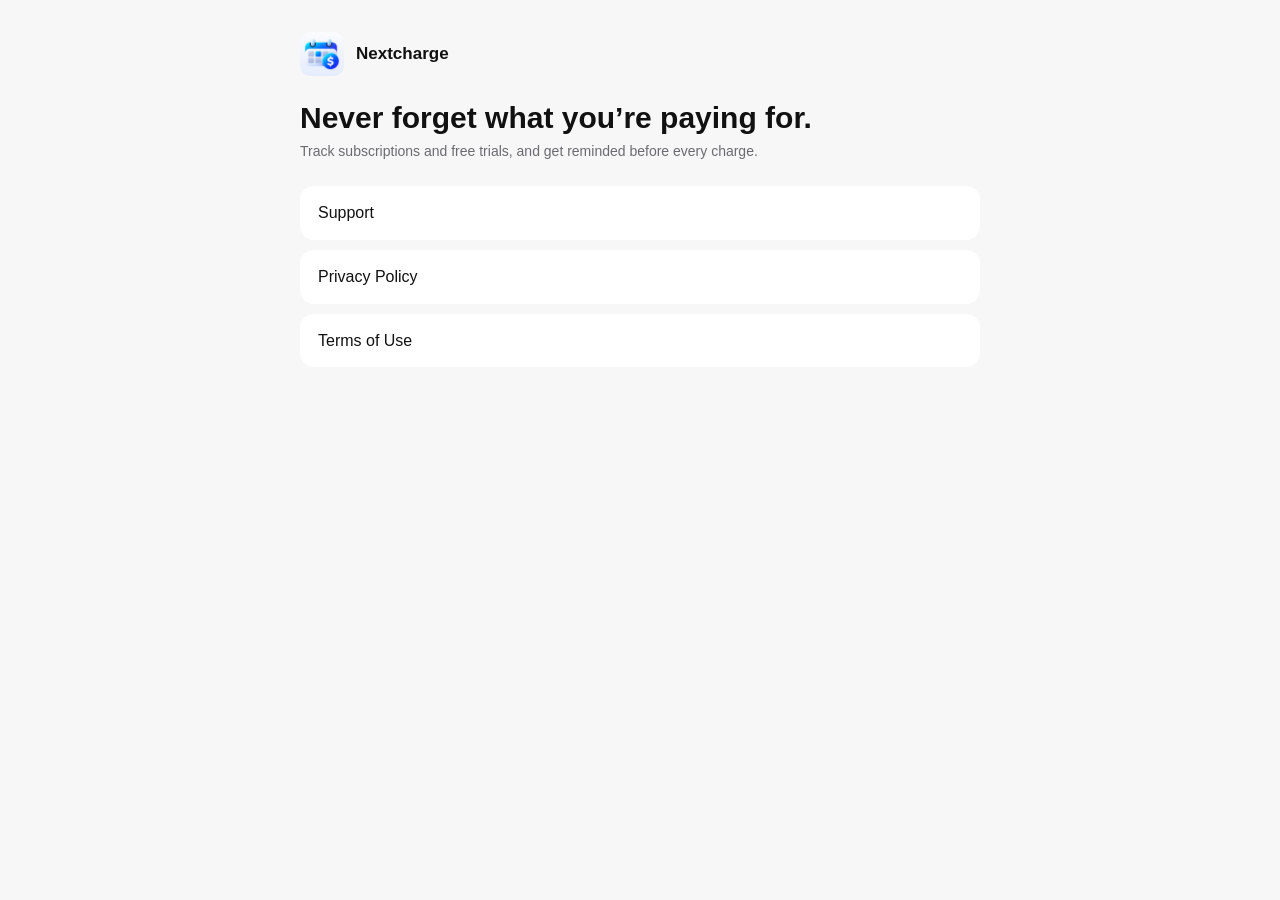
<file: index.html>
<!doctype html>
<html lang="en">
<head>
  <meta charset="utf-8">
  <meta name="viewport" content="width=device-width, initial-scale=1">
  <title>Nextcharge</title>
  <link rel="stylesheet" href="style.css">
</head>
<body>
<main>
  <header>
    <img src="icon.png" alt="">
    <a href="index.html">Nextcharge</a>
  </header>
  <h1>Never forget what you’re paying for.</h1>
  <p class="meta">Track subscriptions and free trials, and get reminded before every charge.</p>
  <div class="links">
    <a href="support.html">Support</a>
    <a href="privacy.html">Privacy Policy</a>
    <a href="terms.html">Terms of Use</a>
  </div>
</main>
</body>
</html>
</file>
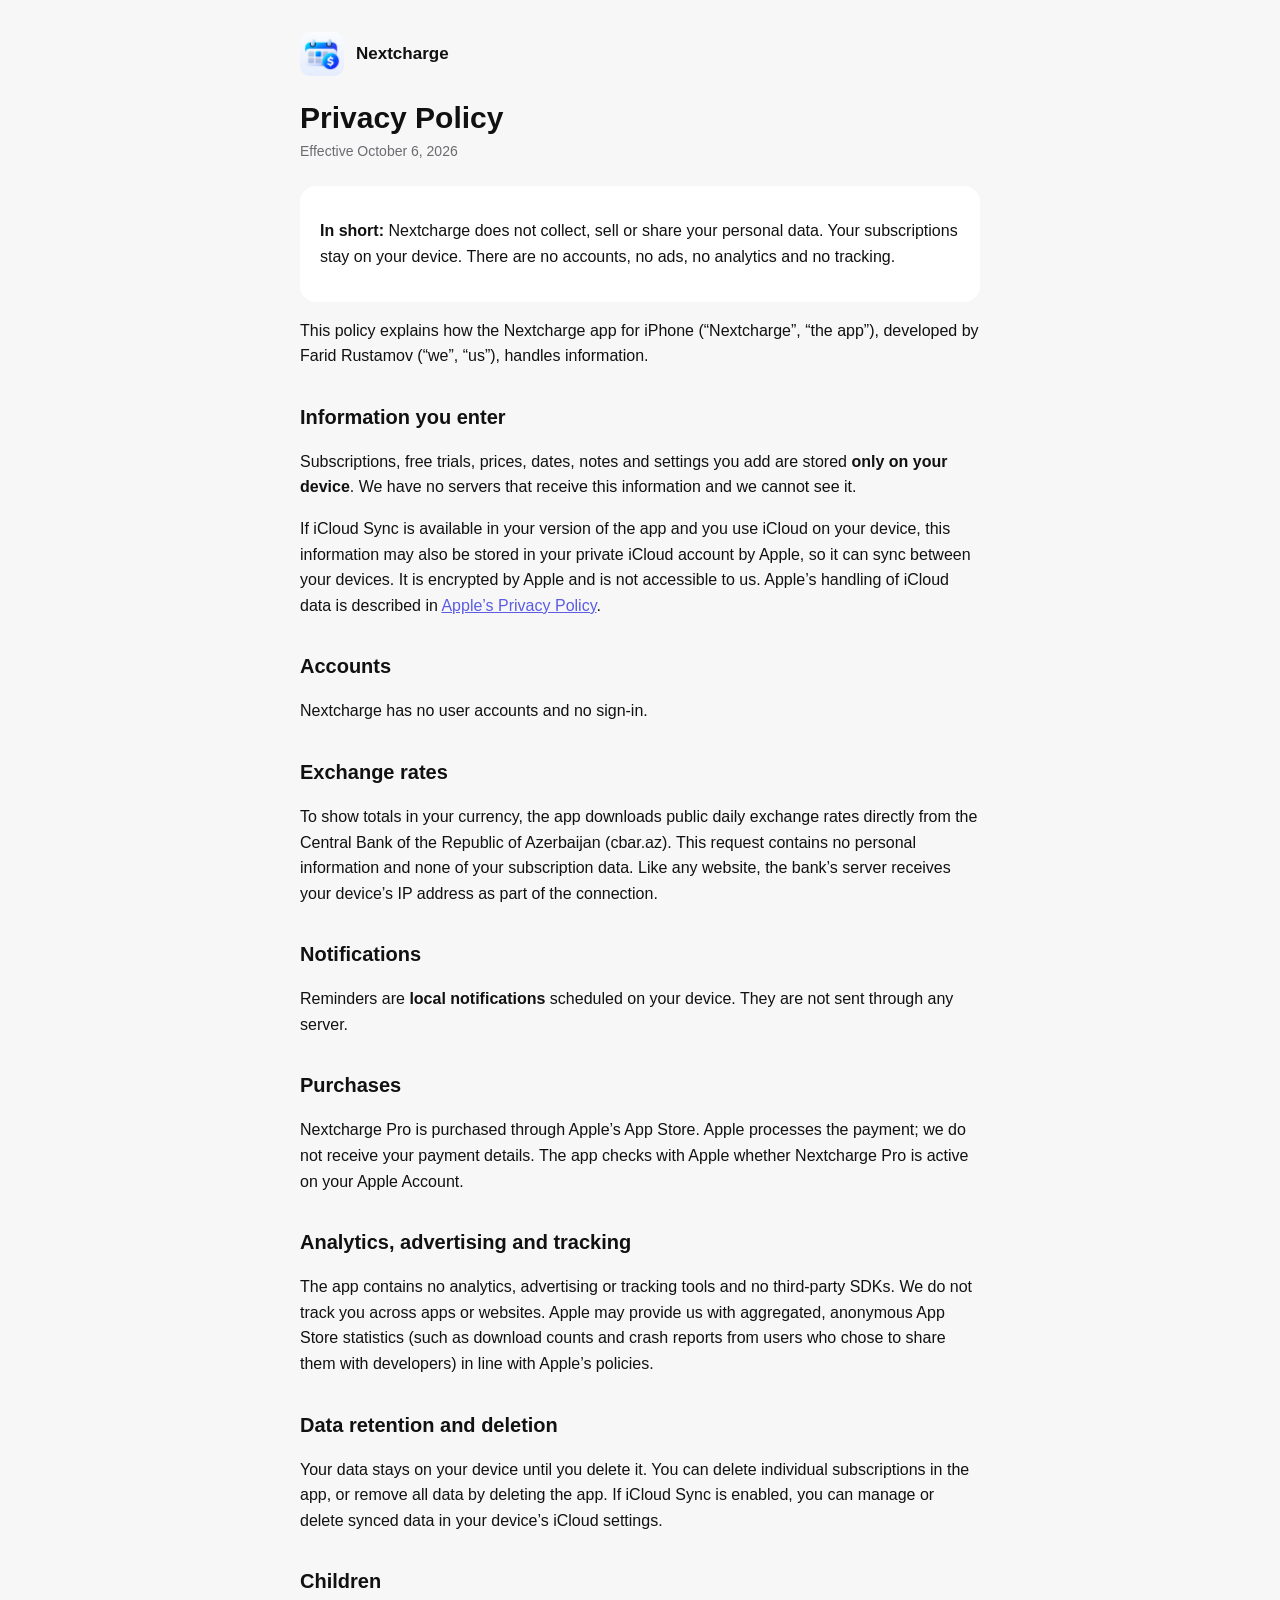
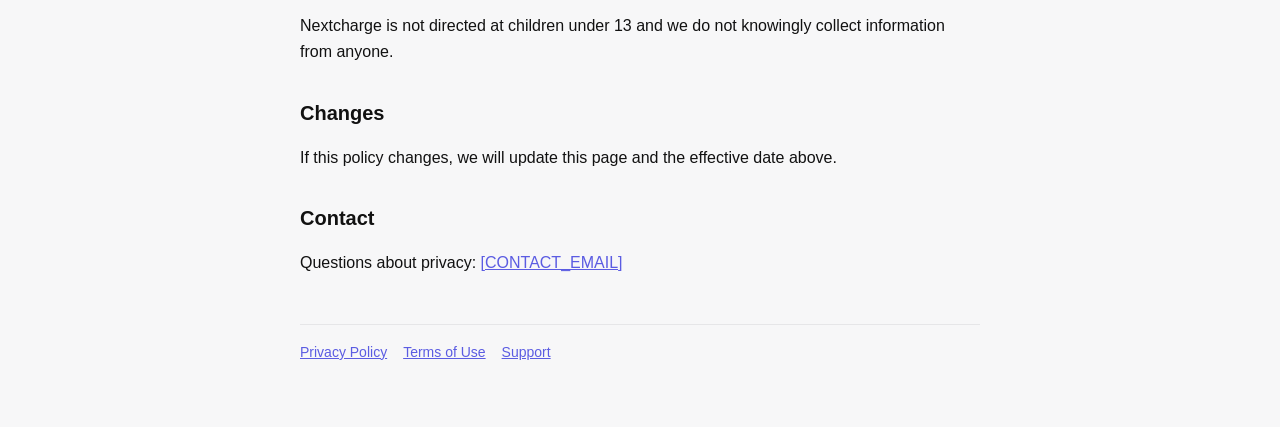
<file: privacy.html>
<!doctype html>
<html lang="en">
<head>
  <meta charset="utf-8">
  <meta name="viewport" content="width=device-width, initial-scale=1">
  <title>Privacy Policy – Nextcharge</title>
  <link rel="stylesheet" href="style.css">
</head>
<body>
<main>
  <header>
    <img src="icon.png" alt="">
    <a href="index.html">Nextcharge</a>
  </header>

  <h1>Privacy Policy</h1>
  <p class="meta">Effective October 6, 2026</p>

  <div class="card">
    <p><strong>In short:</strong> Nextcharge does not collect, sell or share your personal data. Your subscriptions stay on your device. There are no accounts, no ads, no analytics and no tracking.</p>
  </div>

  <p>This policy explains how the Nextcharge app for iPhone (“Nextcharge”, “the app”), developed by Farid Rustamov (“we”, “us”), handles information.</p>

  <h2>Information you enter</h2>
  <p>Subscriptions, free trials, prices, dates, notes and settings you add are stored <strong>only on your device</strong>. We have no servers that receive this information and we cannot see it.</p>
  <p>If iCloud Sync is available in your version of the app and you use iCloud on your device, this information may also be stored in your private iCloud account by Apple, so it can sync between your devices. It is encrypted by Apple and is not accessible to us. Apple’s handling of iCloud data is described in <a href="https://www.apple.com/legal/privacy/">Apple’s Privacy Policy</a>.</p>

  <h2>Accounts</h2>
  <p>Nextcharge has no user accounts and no sign-in.</p>

  <h2>Exchange rates</h2>
  <p>To show totals in your currency, the app downloads public daily exchange rates directly from the Central Bank of the Republic of Azerbaijan (cbar.az). This request contains no personal information and none of your subscription data. Like any website, the bank’s server receives your device’s IP address as part of the connection.</p>

  <h2>Notifications</h2>
  <p>Reminders are <strong>local notifications</strong> scheduled on your device. They are not sent through any server.</p>

  <h2>Purchases</h2>
  <p>Nextcharge Pro is purchased through Apple’s App Store. Apple processes the payment; we do not receive your payment details. The app checks with Apple whether Nextcharge Pro is active on your Apple Account.</p>

  <h2>Analytics, advertising and tracking</h2>
  <p>The app contains no analytics, advertising or tracking tools and no third-party SDKs. We do not track you across apps or websites. Apple may provide us with aggregated, anonymous App Store statistics (such as download counts and crash reports from users who chose to share them with developers) in line with Apple’s policies.</p>

  <h2>Data retention and deletion</h2>
  <p>Your data stays on your device until you delete it. You can delete individual subscriptions in the app, or remove all data by deleting the app. If iCloud Sync is enabled, you can manage or delete synced data in your device’s iCloud settings.</p>

  <h2>Children</h2>
  <p>Nextcharge is not directed at children under 13 and we do not knowingly collect information from anyone.</p>

  <h2>Changes</h2>
  <p>If this policy changes, we will update this page and the effective date above.</p>

  <h2>Contact</h2>
  <p>Questions about privacy: <a href="mailto:[CONTACT_EMAIL]">[CONTACT_EMAIL]</a></p>

  <footer>
    <a href="privacy.html">Privacy Policy</a><a href="terms.html">Terms of Use</a><a href="support.html">Support</a>
  </footer>
</main>
</body>
</html>
</file>
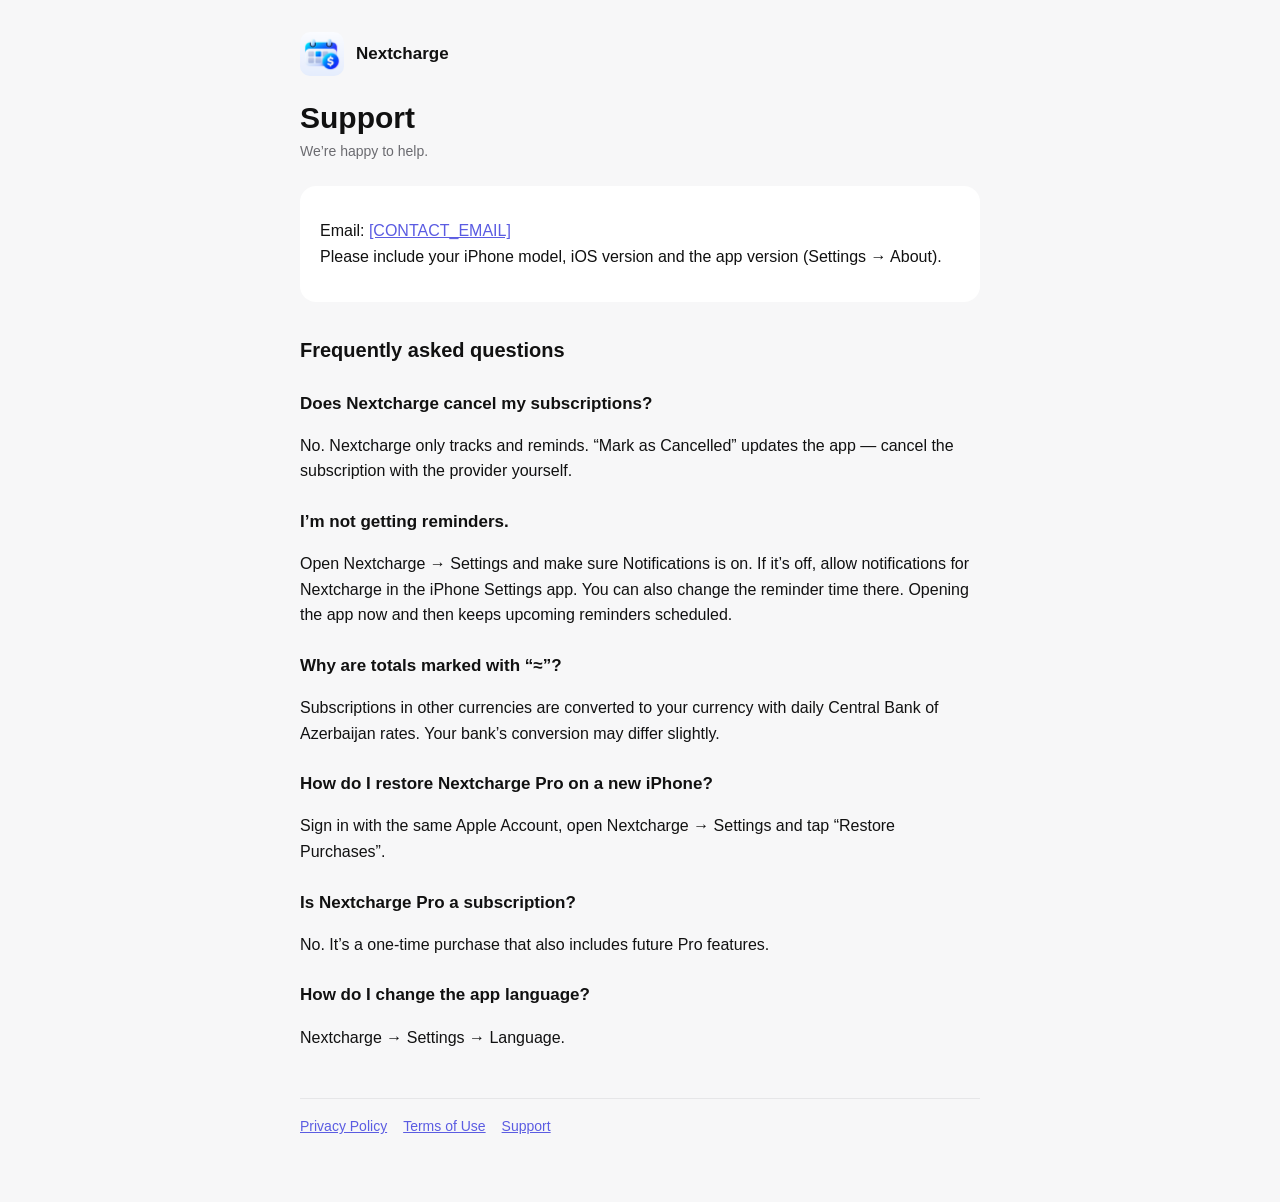
<file: support.html>
<!doctype html>
<html lang="en">
<head>
  <meta charset="utf-8">
  <meta name="viewport" content="width=device-width, initial-scale=1">
  <title>Support – Nextcharge</title>
  <link rel="stylesheet" href="style.css">
</head>
<body>
<main>
  <header>
    <img src="icon.png" alt="">
    <a href="index.html">Nextcharge</a>
  </header>

  <h1>Support</h1>
  <p class="meta">We’re happy to help.</p>

  <div class="card">
    <p>Email: <a href="mailto:[CONTACT_EMAIL]">[CONTACT_EMAIL]</a><br>
    Please include your iPhone model, iOS version and the app version (Settings → About).</p>
  </div>

  <h2>Frequently asked questions</h2>

  <h3>Does Nextcharge cancel my subscriptions?</h3>
  <p>No. Nextcharge only tracks and reminds. “Mark as Cancelled” updates the app — cancel the subscription with the provider yourself.</p>

  <h3>I’m not getting reminders.</h3>
  <p>Open Nextcharge → Settings and make sure Notifications is on. If it’s off, allow notifications for Nextcharge in the iPhone Settings app. You can also change the reminder time there. Opening the app now and then keeps upcoming reminders scheduled.</p>

  <h3>Why are totals marked with “≈”?</h3>
  <p>Subscriptions in other currencies are converted to your currency with daily Central Bank of Azerbaijan rates. Your bank’s conversion may differ slightly.</p>

  <h3>How do I restore Nextcharge Pro on a new iPhone?</h3>
  <p>Sign in with the same Apple Account, open Nextcharge → Settings and tap “Restore Purchases”.</p>

  <h3>Is Nextcharge Pro a subscription?</h3>
  <p>No. It’s a one-time purchase that also includes future Pro features.</p>

  <h3>How do I change the app language?</h3>
  <p>Nextcharge → Settings → Language.</p>

  <footer>
    <a href="privacy.html">Privacy Policy</a><a href="terms.html">Terms of Use</a><a href="support.html">Support</a>
  </footer>
</main>
</body>
</html>
</file>
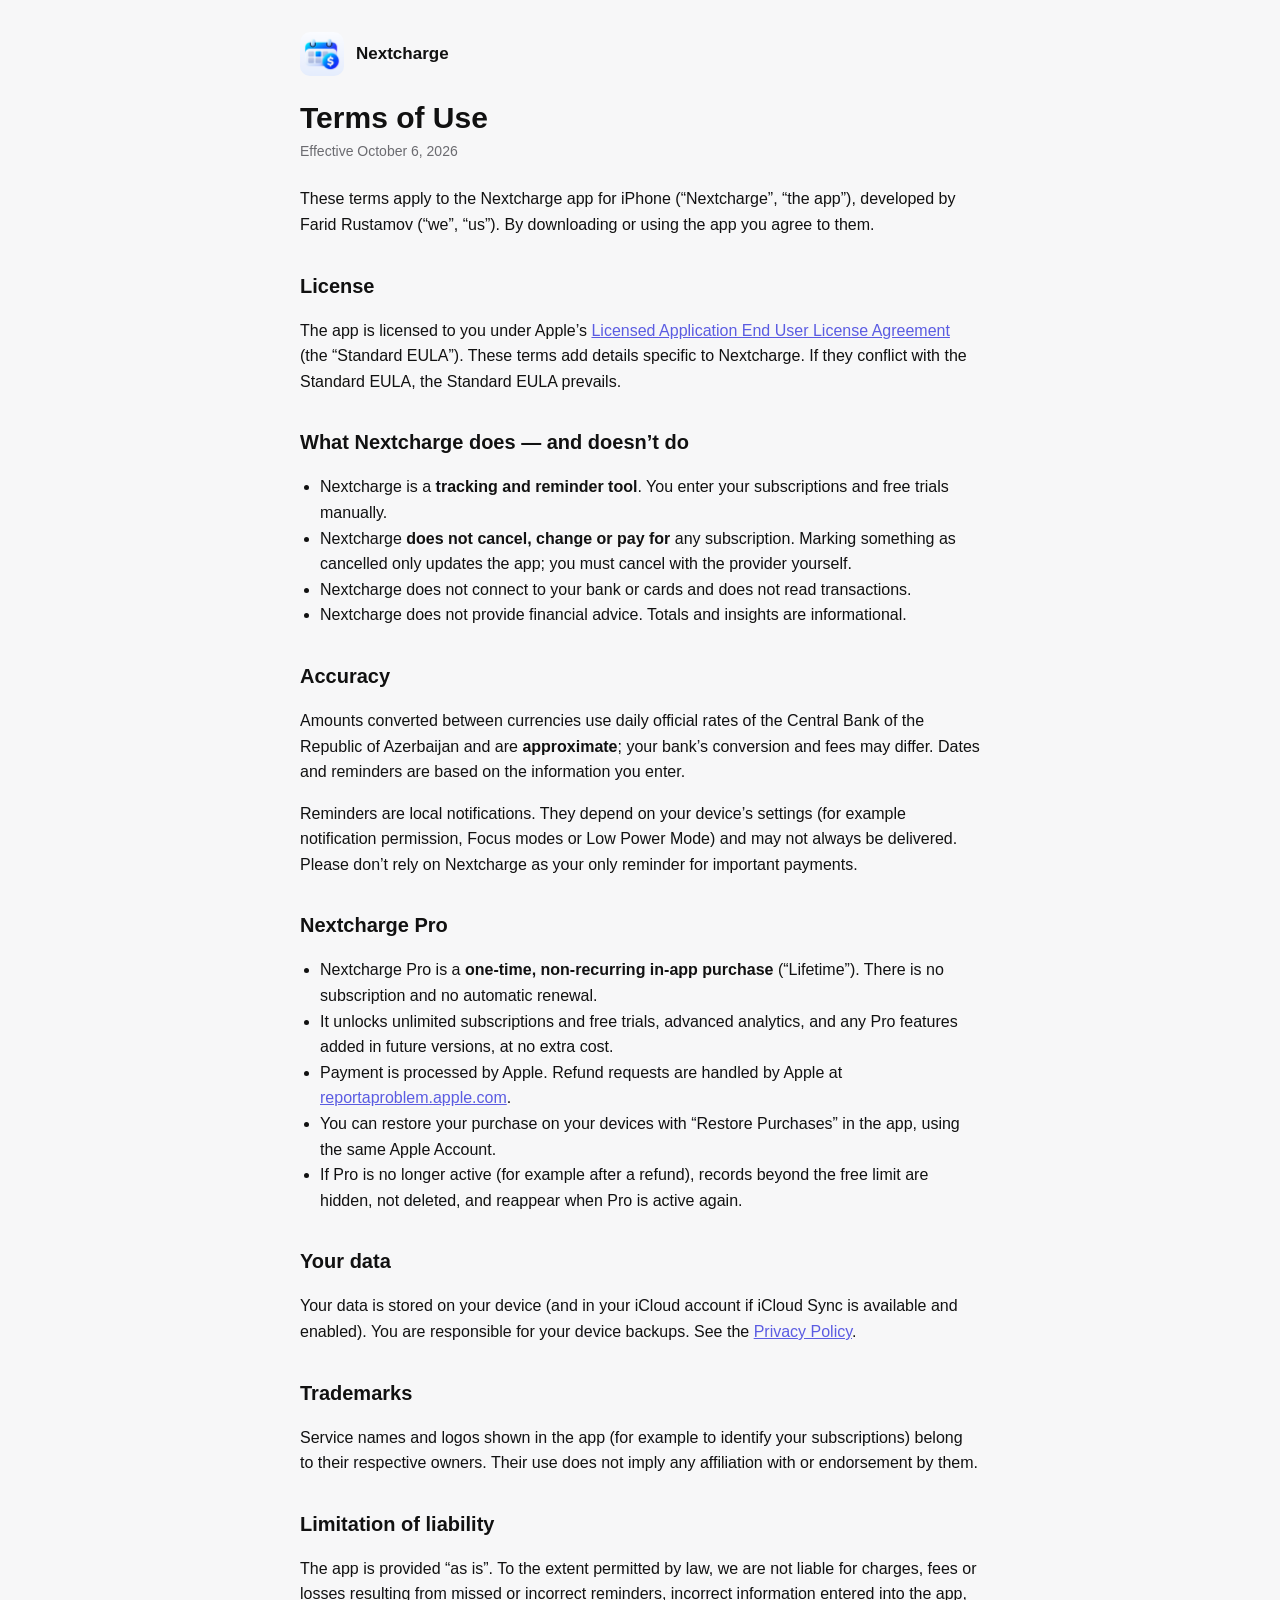
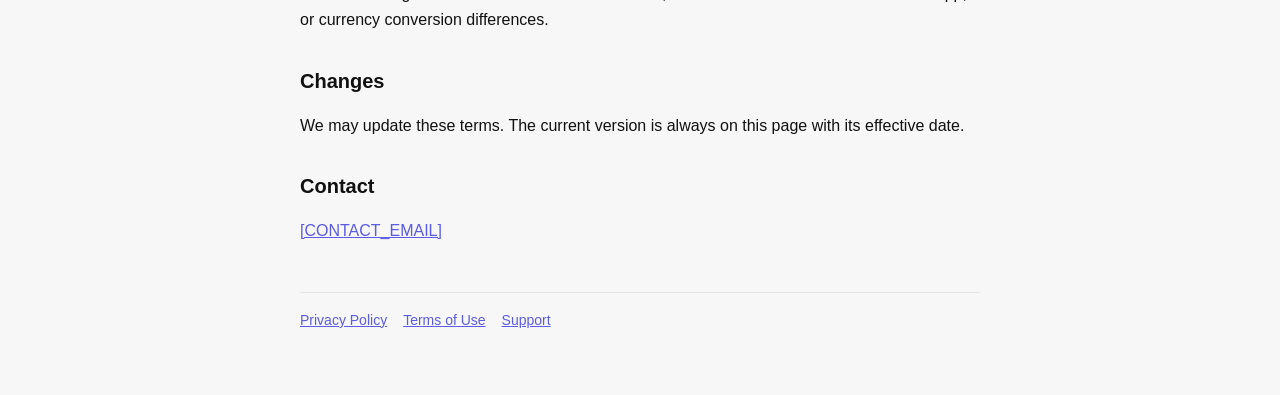
<file: terms.html>
<!doctype html>
<html lang="en">
<head>
  <meta charset="utf-8">
  <meta name="viewport" content="width=device-width, initial-scale=1">
  <title>Terms of Use – Nextcharge</title>
  <link rel="stylesheet" href="style.css">
</head>
<body>
<main>
  <header>
    <img src="icon.png" alt="">
    <a href="index.html">Nextcharge</a>
  </header>

  <h1>Terms of Use</h1>
  <p class="meta">Effective October 6, 2026</p>

  <p>These terms apply to the Nextcharge app for iPhone (“Nextcharge”, “the app”), developed by Farid Rustamov (“we”, “us”). By downloading or using the app you agree to them.</p>

  <h2>License</h2>
  <p>The app is licensed to you under Apple’s <a href="https://www.apple.com/legal/internet-services/itunes/dev/stdeula/">Licensed Application End User License Agreement</a> (the “Standard EULA”). These terms add details specific to Nextcharge. If they conflict with the Standard EULA, the Standard EULA prevails.</p>

  <h2>What Nextcharge does — and doesn’t do</h2>
  <ul>
    <li>Nextcharge is a <strong>tracking and reminder tool</strong>. You enter your subscriptions and free trials manually.</li>
    <li>Nextcharge <strong>does not cancel, change or pay for</strong> any subscription. Marking something as cancelled only updates the app; you must cancel with the provider yourself.</li>
    <li>Nextcharge does not connect to your bank or cards and does not read transactions.</li>
    <li>Nextcharge does not provide financial advice. Totals and insights are informational.</li>
  </ul>

  <h2>Accuracy</h2>
  <p>Amounts converted between currencies use daily official rates of the Central Bank of the Republic of Azerbaijan and are <strong>approximate</strong>; your bank’s conversion and fees may differ. Dates and reminders are based on the information you enter.</p>
  <p>Reminders are local notifications. They depend on your device’s settings (for example notification permission, Focus modes or Low Power Mode) and may not always be delivered. Please don’t rely on Nextcharge as your only reminder for important payments.</p>

  <h2>Nextcharge Pro</h2>
  <ul>
    <li>Nextcharge Pro is a <strong>one-time, non-recurring in-app purchase</strong> (“Lifetime”). There is no subscription and no automatic renewal.</li>
    <li>It unlocks unlimited subscriptions and free trials, advanced analytics, and any Pro features added in future versions, at no extra cost.</li>
    <li>Payment is processed by Apple. Refund requests are handled by Apple at <a href="https://reportaproblem.apple.com">reportaproblem.apple.com</a>.</li>
    <li>You can restore your purchase on your devices with “Restore Purchases” in the app, using the same Apple Account.</li>
    <li>If Pro is no longer active (for example after a refund), records beyond the free limit are hidden, not deleted, and reappear when Pro is active again.</li>
  </ul>

  <h2>Your data</h2>
  <p>Your data is stored on your device (and in your iCloud account if iCloud Sync is available and enabled). You are responsible for your device backups. See the <a href="privacy.html">Privacy Policy</a>.</p>

  <h2>Trademarks</h2>
  <p>Service names and logos shown in the app (for example to identify your subscriptions) belong to their respective owners. Their use does not imply any affiliation with or endorsement by them.</p>

  <h2>Limitation of liability</h2>
  <p>The app is provided “as is”. To the extent permitted by law, we are not liable for charges, fees or losses resulting from missed or incorrect reminders, incorrect information entered into the app, or currency conversion differences.</p>

  <h2>Changes</h2>
  <p>We may update these terms. The current version is always on this page with its effective date.</p>

  <h2>Contact</h2>
  <p><a href="mailto:[CONTACT_EMAIL]">[CONTACT_EMAIL]</a></p>

  <footer>
    <a href="privacy.html">Privacy Policy</a><a href="terms.html">Terms of Use</a><a href="support.html">Support</a>
  </footer>
</main>
</body>
</html>
</file>
<file: style.css>
:root {
  --bg: #F7F7F8; --surface: #FFFFFF; --text: #111111; --text-2: #6B6B70; --accent: #5B5CE2; --divider: #E6E6E8;
  color-scheme: light dark;
}
@media (prefers-color-scheme: dark) {
  :root { --bg: #0D0D0F; --surface: #171719; --text: #F5F5F7; --text-2: #A1A1A8; --accent: #7C7DFF; --divider: #2A2A2E; }
}
* { box-sizing: border-box; }
body {
  margin: 0; background: var(--bg); color: var(--text);
  font: 16px/1.6 -apple-system, BlinkMacSystemFont, "SF Pro Text", "Segoe UI", Roboto, sans-serif;
  -webkit-text-size-adjust: 100%;
}
main { max-width: 720px; margin: 0 auto; padding: 32px 20px 64px; }
header { display: flex; align-items: center; gap: 12px; margin-bottom: 8px; }
header img { width: 44px; height: 44px; border-radius: 10px; }
header a { color: var(--text); text-decoration: none; font-weight: 600; font-size: 17px; }
h1 { font-size: 30px; line-height: 1.2; margin: 24px 0 4px; }
h2 { font-size: 20px; margin: 32px 0 8px; }
p, li { color: var(--text); }
.meta { color: var(--text-2); font-size: 14px; margin: 0 0 24px; }
.card { background: var(--surface); border-radius: 16px; padding: 16px 20px; margin: 16px 0; }
a { color: var(--accent); }
ul { padding-left: 20px; }
footer { margin-top: 48px; padding-top: 16px; border-top: 1px solid var(--divider); color: var(--text-2); font-size: 14px; }
footer a { margin-right: 16px; }
h3 { font-size: 17px; margin: 24px 0 4px; }
.links a { display: block; background: var(--surface); border-radius: 14px; padding: 14px 18px; margin: 10px 0; text-decoration: none; color: var(--text); font-weight: 500; }
</file>
